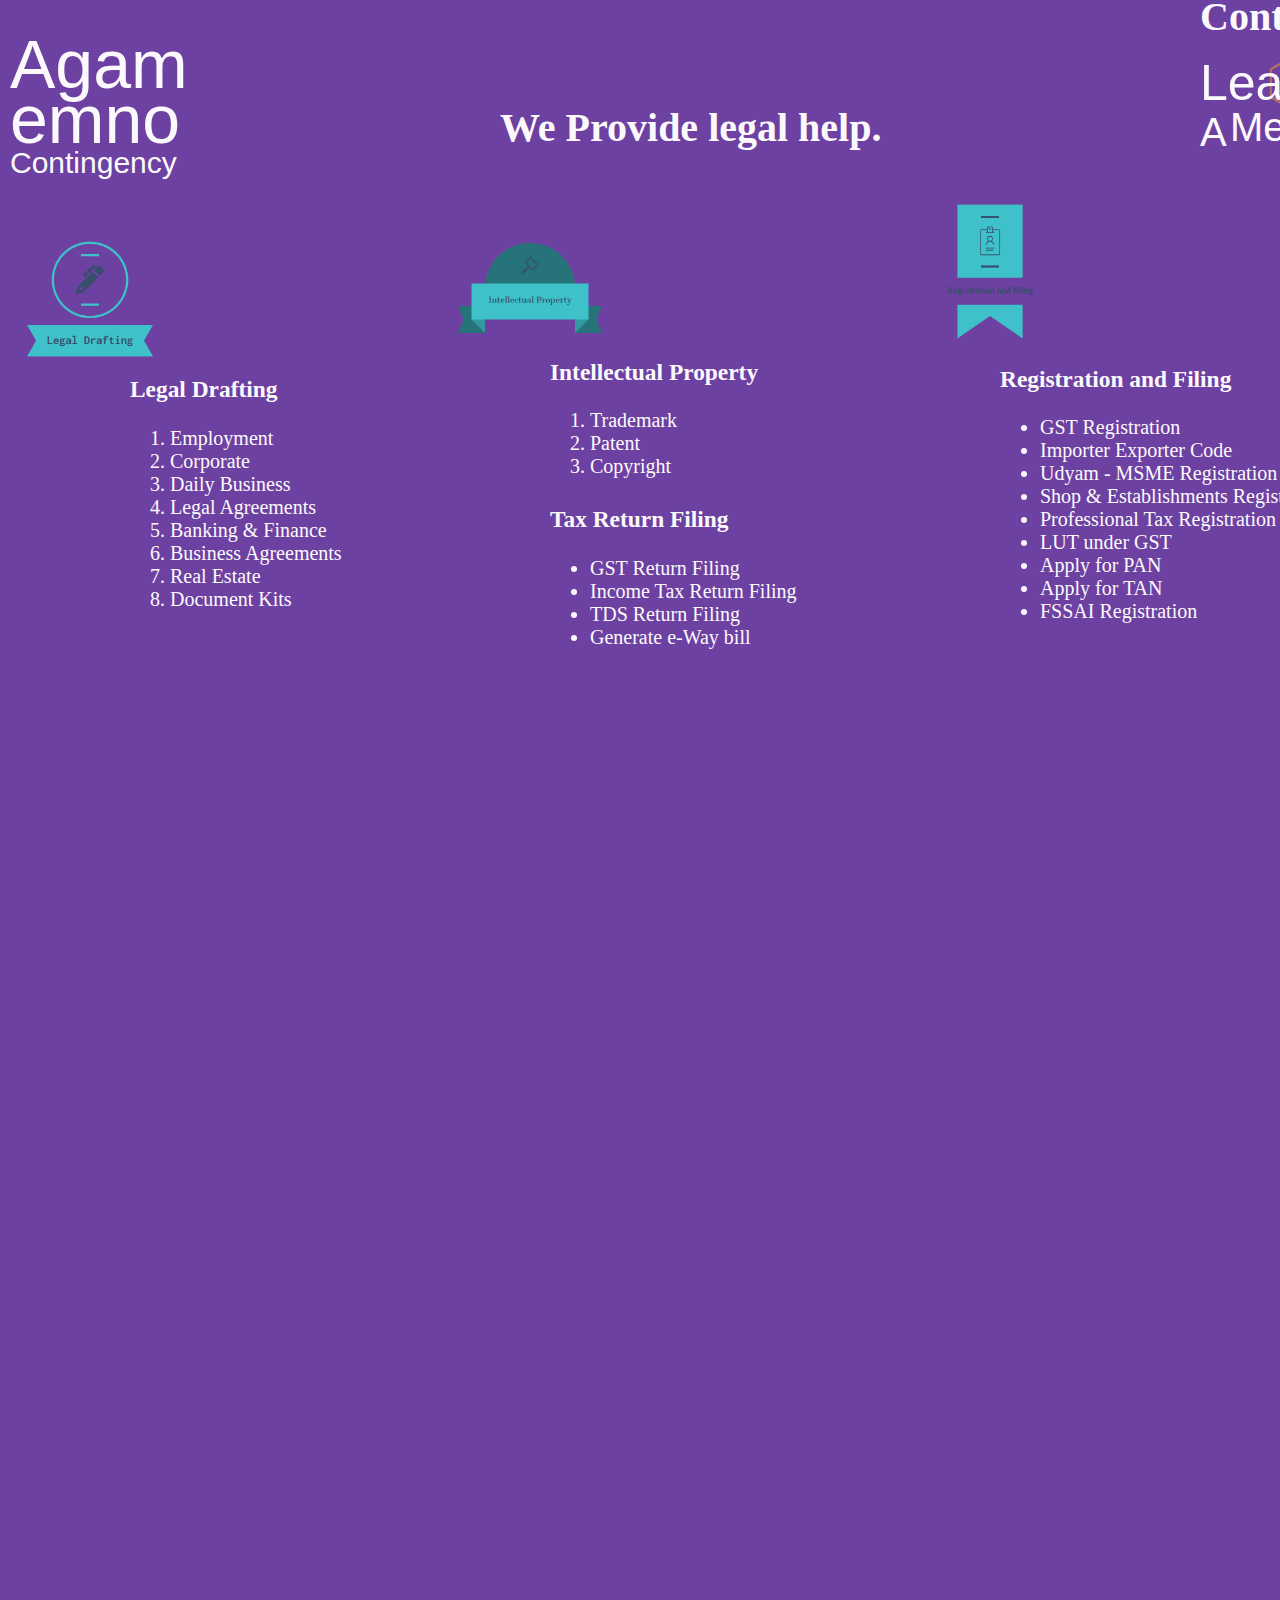
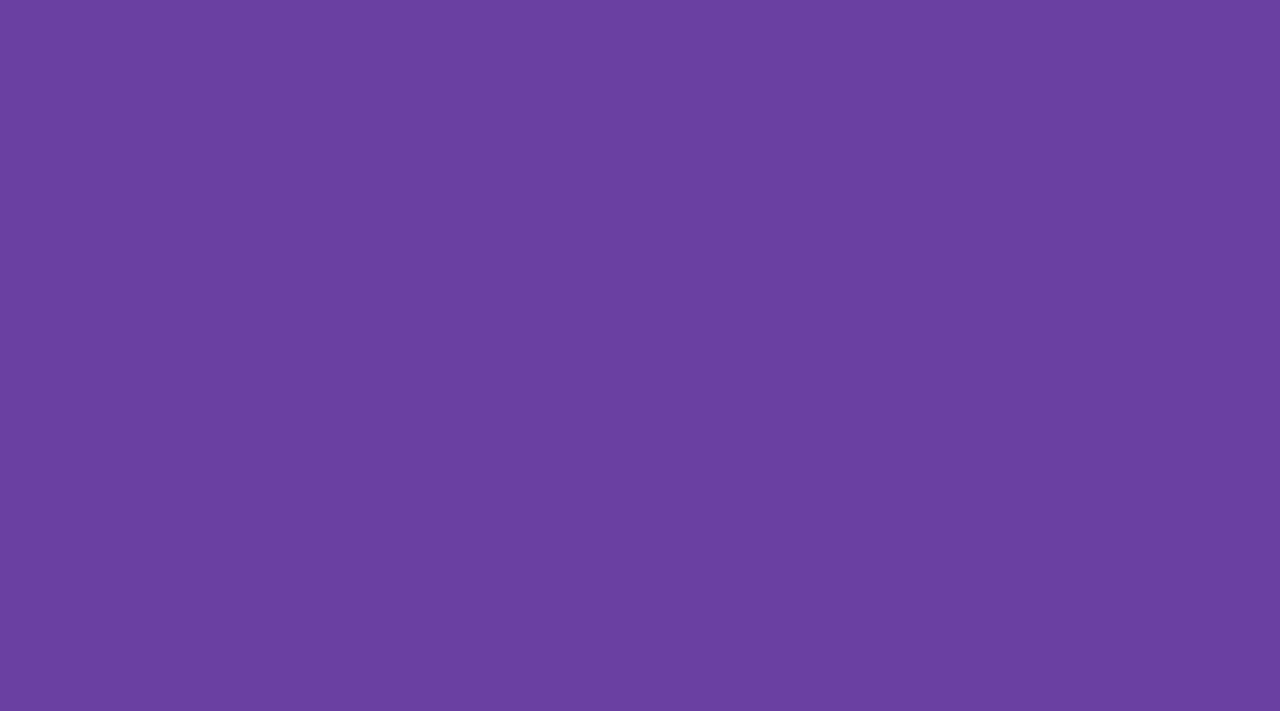
<file: index.html>
<!DOCTYPE html>
<html lang="en">
<head>
    <title>Agamemno Contingency</title>
    <link rel="stylesheet" type="text/css" href="style.css"> 
</head>
<body>


        <div class="div3">Agam</div>
        <div class="div2">emno</div>
        <div class="position2">Contingency</div>

        <center>
            <a href="form.html"><img class="image3" src="mail.png" width="180px" height="180px"></a>
            
        </center>
        <a>
        <div class="mes1">Leave</div>
        <div class="mes2">Us</div>
        <div class="mes3">A</div>
        <div class="mes4">Message</div>
    </a>
    

<div class ="div6">
    <h1><br>
    We Provide legal help.
    </h1>
    
</div>
<a href="form.html"style="text-decoration: none" >
<div class="di">
    <h1>Contact Us:</h1>
</div>
</a>
<style>
    .inter{
        color: #fcf9fc;
        position: relative;
        font-size: 20px;
        top: -700px;
        left: 550px;
    }
    .register{
        color: #fcf9fc;
        position: relative;
        font-size: 20px;
        top: -1040px;
        left: 1000px;
    }
    .draft{
        color: #fcf9fc;
        font-size: 20px;
        position: relative;
        top: -1680px;
        left: 130px;
    }
    .image{
        position: relative;
        top: -1640px;
        left: -550px;
    }
    .image1{
        position: relative;
        top: -1000px;
        left: -110px;
    }
    .image2{
        position: relative;
        top: -670px;
        left: 350px;
    }
    .image3{
        position: relative;
        top: -180px;
        left: 655px;
    }
    .dv{
        color: #fcf9fc;
        position: relative;
        font-size: 20px;
        top: -1180px;
        left: 550px;
    }
</style>
<center>
    <a href="regit.html"><img class="image2" src="logo7.png" width="180px" height="180px" left="10px"></a>
    
</center>
    <div class="inter">
      
        <p>
            <h3>Intellectual Property</h3>
            <ol>
                <li>Trademark </li>
                <li>Patent</li>
                <li>Copyright</li>
            </ol>
        </p>
        </div>
        <center>
            <a href="Int.html"><img class="image1" src="logo6.png" width="180px" height="180px" left="10px"></a>
            
        </center>
    <div class="register">
        <p> 
            <h3> Registration and Filing </h3>
            <ul>
                <li>GST Registration</li>
                <li>Importer Exporter Code</li>
                <li>Udyam - MSME Registration</li>
                <li>Shop & Establishments Registration</li>
                <li>Professional Tax Registration</li>
                <li>LUT under GST</li>
                <li>Apply for PAN</li>
                <li>Apply for TAN</li>
                <li>FSSAI Registration</li>
            </ul>
        </p>
        </div>
        <div class="dv">
        <p>
            <h3>Tax Return Filing</h3>
            <ul>
                <li>GST Return Filing</li>
                <li>Income Tax Return Filing</li>
                <li>TDS Return Filing</li>
                <li>Generate e-Way bill</li>
                
            </ul>
        </p>
        </div>
        </div>
        
        <center>
            <a href="legal.html"><img class="image" src="logo5.png" width="180px" height="180px" left="10px"></a>
            
        </center>


    <div class="draft">
        
       
        <p>
            <h3> Legal Drafting </h3>
        <ol>
            <li>Employment</li>
            <li>Corporate</li>
            <li>Daily Business</li>
            <li>Legal Agreements</li>
            <li>Banking & Finance</li>
            <li>Business Agreements</li>
            <li>Real Estate</li>
            <li>Document Kits</li>
        </ol>
        </p>
        
    

</div>
</file>
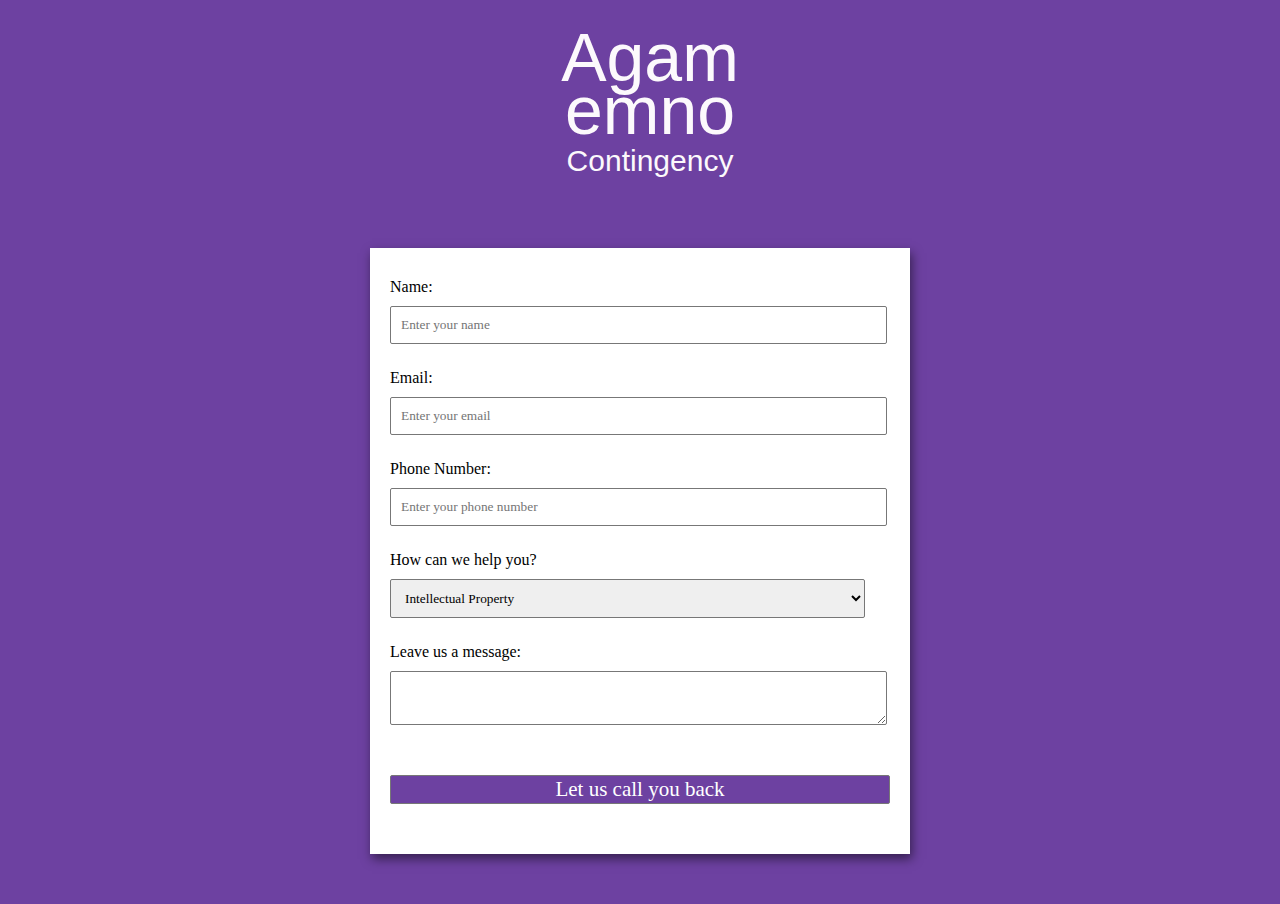
<file: form.html>
<!DOCTYPE html>
<html lang="en">
<head>
    <meta charset="UTF-8">
    <meta http-equiv="X-UA-Compatible"
          content="IE=edge">
    <meta name="viewport"
          content="width=device-width, initial-scale=1.0">
    <title>
        Agamemno Contingency
    </title>
 
    <style>
 
        /* Styling the Body element i.e. Color,
        Font, Alignment */
        body {
            background-color: #6D41A1;
            font-family: Verdana;
            text-align: center;
        }
 
        /* Styling the Form (Color, Padding, Shadow) */
        form {
            background-color: #fff;
            max-width: 500px;
            margin: 50px auto;
            padding: 30px 20px;
            box-shadow: 2px 5px 10px rgba(0, 0, 0, 0.5);
        }
 
        /* Styling form-control Class */
        .form-control {
            text-align: left;
            margin-bottom: 25px;
        }
 
        /* Styling form-control Label */
        .form-control label {
            display: block;
            margin-bottom: 10px;
        }
 
        /* Styling form-control input,
        select, textarea */
        .form-control input,
        .form-control select,
        .form-control textarea {
            border: 1px solid #777;
            border-radius: 2px;
            font-family: inherit;
            padding: 10px;
            display: block;
            width: 95%;
        }
 
        /* Styling form-control Radio
        button and Checkbox */
        .form-control input[type="radio"],
        .form-control input[type="checkbox"] {
            display: inline-block;
            width: auto;
        }
 
        /* Styling Button */
        button {
            background-color: #6D41A1;
            border: 1px solid #777;
            border-radius: 2px;
            font-family: inherit;
            font-size: 21px;
            display: block;
            width: 100%;
            margin-top: 50px;
            margin-bottom: 20px;
            color:#fff
        }

        .color{
          color:#fff
        }
        text{
          color: #fff;
        }
        .position2 {
        position:relative;
        left:10px;
        top: -20px;
        color: #fcf9fc;
        font-size: 30px;
        font-family:Impact, Haettenschweiler, 'Arial Narrow Bold', sans-serif
    }
    .div2{
        position:relative;
        left:10px;
        top: -15px;
        color: #fcf9fc;
        font-size: 68px;
        font-family:Impact, Haettenschweiler, 'Arial Narrow Bold', sans-serif
    }
    .div3{
        position:relative;
        left:10px;
        top: 10px;
        color: #fcf9fc;
        font-size: 68px;
        font-family:Impact, Haettenschweiler, 'Arial Narrow Bold', sans-serif
    }
    </style>
</head>
  
<body>
  <div class="div3">Agam</div>
  <div class="div2">emno</div>
  <div class="position2">Contingency</div>
  
    <!-- Create Form -->
    <form id="form" action="mailto:shividwi1009@gmail.com" method="post" enctype="text/plain">
 
        <!-- Details -->
        <div class="form-control">
            <label for="name" id="label-name">
                Name:
            </label>
 
            <!-- Input Type Text -->
            <input type="text"
                   id="name"
                   placeholder="Enter your name" />
        </div>
  
        <div class="form-control">
            <label for="email" id="label-email">
                Email:
            </label>
 
            <!-- Input Type Email-->
            <input type="email"
                   id="email"
                   placeholder="Enter your email" />
        </div>

        <div class="form-control">
          <label for="name" id="label-name">
              Phone Number:
          </label>

          <!-- Input Type Text -->
          <input type="text"
                 id="phone number"
                 placeholder="Enter your phone number" />
      </div>
  
        
  
        <div class="form-control">
            <label for="role" id="label-role">
                How can we help you?
            </label>
             
            <!-- Dropdown options -->
            <select name="role" id="role">
                <option value="Intellectual Property">Intellectual Property</option>
                <option value="Registration and Filing">Registration and Filing</option>
                <option value="Tax Return Filing">
                  Tax Return Filing
                </option>
                <option value="Legal Drafting">
                  Legal Drafting
                </option>
                <option value="other">Other</option>
            </select>
        </div>
  
        
  
      
  
        <div class="form-control">
            <label for="comment">
                Leave us a message:
            </label>
 
            <!-- multi-line text input control -->
            <textarea name="message" id="message"
                placeholder="Leave your message">
            </textarea>
        </div>
  
        <!-- Multi-line Text Input Control -->
        <button type="submit" value="send" onclick="Alert()">
            Let us call you back
        </button>
        <script>
            function Alert() {
              alert("We will call you back");
            }
            </script>
    </form>
</body>
</html>
</file>
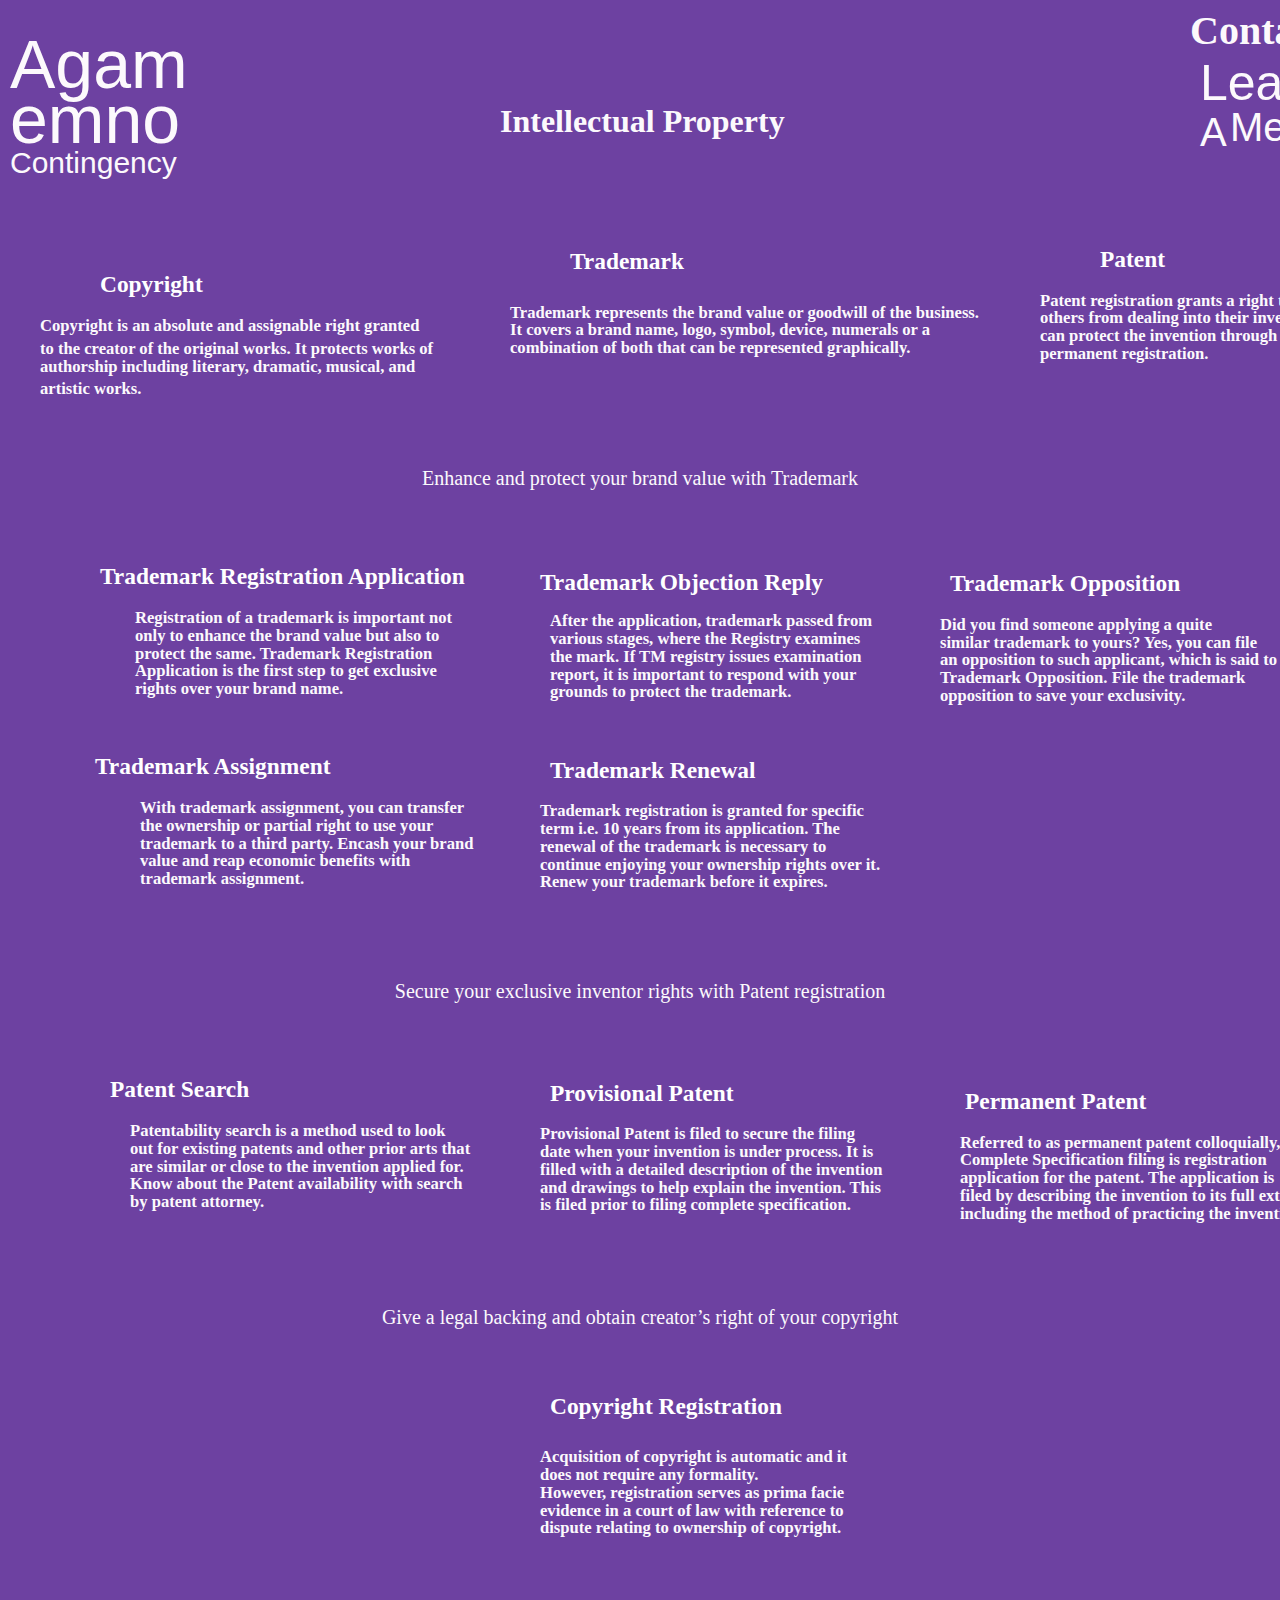
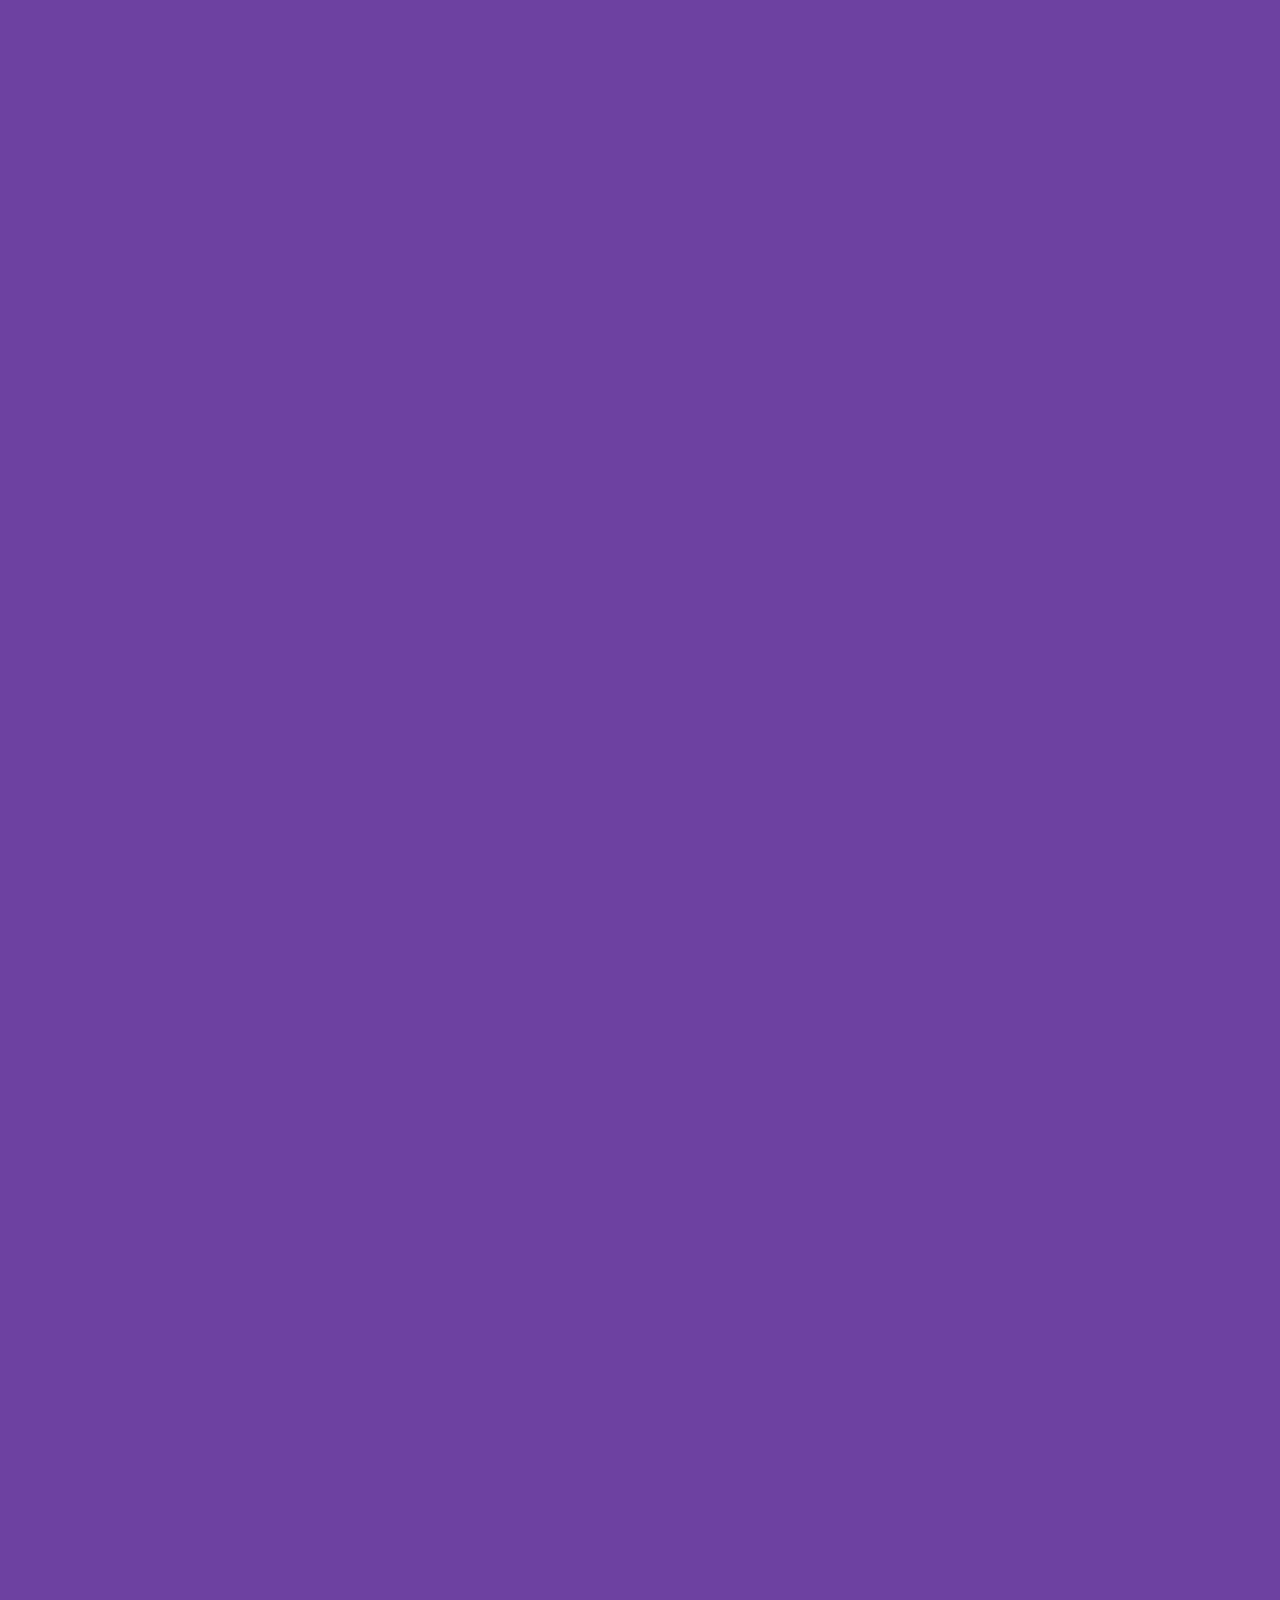
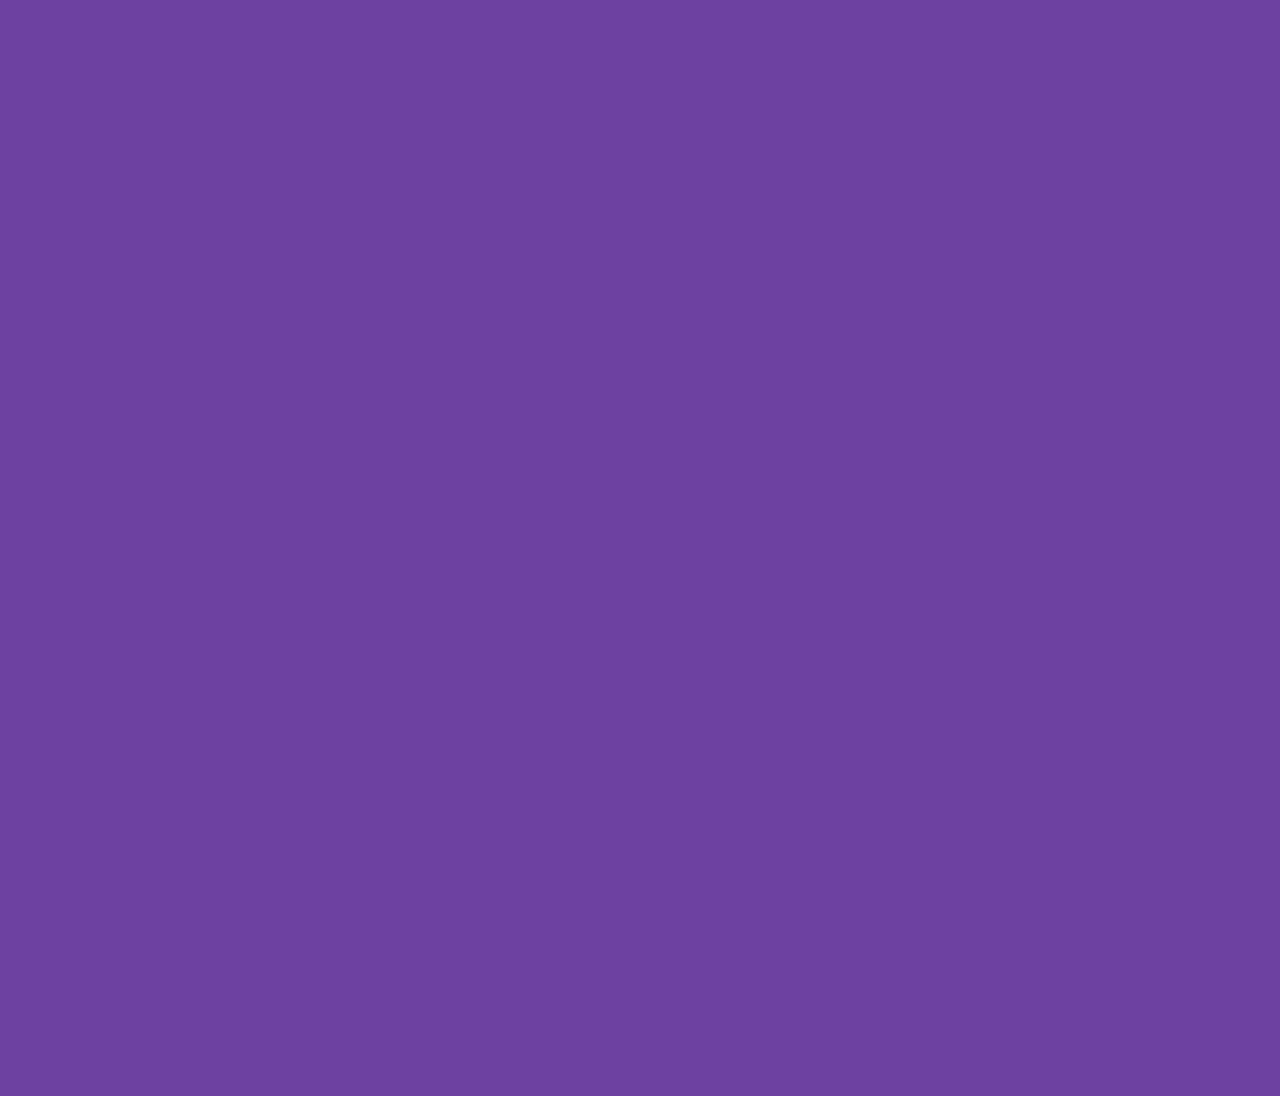
<file: Int.html>
<!DOCTYPE html>
<html lang="en">
<head>
    <title>Intellectual Property</title>
    <link rel="stylesheet" type="text/css" href="style.css"> 
</head>
<body>


        <div class="div3">Agam</div>
        <div class="div2">emno</div>
        <div class="position2">Contingency</div>

       

        
    
        
        <img class="mail" src="mail.png" width="180px" height="180px"></a>
        <div class="mes1">Leave</div>
        <div class="mes2">Us</div>
        <div class="mes3">A</div>
        <div class="mes4">Message</div>
    
        <a href="form.html"style="text-decoration: none" >
            <div class="li">
                <h1>Contact Us:</h1>
            </div>
            </a>
            
        <style>
            .li{
                color: #fcf9fc;
    position: relative;
    font-size: 20px;
    top: -600px;
    left: 1190px;
            }
            .mail{
        position: relative;
        top: -160px;
        left: 1330px;
    }
              .im1{
                position: relative;
        top: -380px;
        left: 550px;
            }
                  .im4{
        position: relative;
        top: -120px;
        left: 550px;
    }
            .m1{
        position:relative;
        left:1200px;
        top: -200px;
        color: #fcf9fc;
        font-size: 60px;
        font-family:Impact, Haettenschweiler, 'Arial Narrow Bold', sans-serif
    }
    .m2{
        position:relative;
        left:1350px;
        top: -270px;
        color: #fcf9fc;
        font-size: 60px;
        font-family:Impact, Haettenschweiler, 'Arial Narrow Bold', sans-serif
    }
    .m3{
        position:relative;
        left:1200px;
        top: -280px;
        color: #fcf9fc;
        font-size: 50px;
        font-family:Impact, Haettenschweiler, 'Arial Narrow Bold', sans-serif
    }
    .m4{
        position:relative;
        left:1240px;
        top: -340px;
        color: #fcf9fc;
        font-size: 50px;
        font-family:Impact, Haettenschweiler, 'Arial Narrow Bold', sans-serif
    }
            .y6{
                position: relative;
                top: -980px;
                left:450px;
            }
            .y5{
                position: relative;
                top: -1110px;
                left:400px;
            }
            .y4{
                position: relative;
                top: -1080px;
                left:400px;
            }
            .y3{
                position: relative;
                top: -1050px;
                left:400px;
            }
            .y2{
                position: relative;
                top: -1020px;
                left:400px;
            }
            .y1{
                position: relative;
                top: -990px;
                left:400px;
            }
            .c1{
                position: relative;
                top: -1010px;
                left:-10px;
            }
            .c2{
                position: relative;
                top: -1040px;
                left:-10px;
            }
            .c3{
                position: relative;
                top: -1070px;
                left:-10px;
            }
            .c4{
                position: relative;
                top: -1100px;
                left:-10px;
            }
            .c5{
                position: relative;
                top: -1130px;
                left:-10px;
            }
            .c6{
                position: relative;
                top: -1000px;
                left:10px;
            }
            .g1{
            position: relative;
                top: -1300px;
                left:400px;
            }
            .g2{
position: relative;
                top: -1330px;
                left:400px;
            }
            .g3{
position: relative;
                top: -1360px;
                left:400px;
            }
            .g4{
position: relative;
                top: -1390px;
                left:400px;
            }
            .g5{
position: relative;
                top: -1420px;
                left:400px;
            }
            .g6{
position: relative;
                top: -1290px;
                left:450px;
            }
            .r1{
position: relative;
                top: -1585px;
                left:820px;
            }
            .r2{
position: relative;
                top: -1615px;
                left:820px;
            }
            .r3{
position: relative;
                top: -1645px;
                left:820px;
            }
            .r4{
position: relative;
                top: -1675px;
                left:820px;
            }
            .r5{
position: relative;
                top: -1705px;
                left:820px;
            }
            .r6{
position: relative;
                top: -1575px;
                left:865px;
            }

            .text{
    color: #fcf9fc;
    position: relative;
    font-size: 20px;
    top: -1050px;
    left: -100px;
    font-family:cursive
}
.ext{
    color: #fcf9fc;
    position: relative;
    font-size: 20px;
    top: -1650px;
    left: -100px;
    font-family: cursive;
}

.u6{
position: relative;
                top: -1610px;
                left:450px;
            }
            .u5{
position: relative;
                top: -1730px;
                left:400px;
            }
            .u4{
position: relative;
                top: -1700px;
                left:400px;
            }
            .u3{
position: relative;
                top: -1670px;
                left:400px;
            }
            .u2{
position: relative;
                top: -1640px;
                left:400px;
            }
            .u1{
position: relative;
                top: -1610px;
                left:400px;
            }

        </style>
    

<div class ="int">
    <h1><br>
        Intellectual Property
    </h1>
</div>
    <div class="div10">
    <a href="form.html" style="text-decoration: none"><h3> Trademark </h3></a>
        <p>
            
            <ol>
            <h5 class="h5">Trademark represents the brand value or goodwill of the business.</h5>
            <h5 class="h4">It covers a brand name, logo, symbol, device, numerals or a 
            </h5>
            <h5 class="h3">combination of both that can be represented graphically.</h5>
                
            </ol>
        </p>
        </div>
    <div class="patent">
        <a href="form.html" style="text-decoration: none"><h3> Patent </h3></a>
        <p> 
            
            <ul>
                <h5 class="h2">Patent registration grants a right to inventor(s) to stop</h5>
                <h5 class="h6">others from dealing into their inventions. The inventor</h5>
                <h5 class="h7">can protect the invention through provisional and  </h5>
                <h5 class="h8">permanent registration.</h5>
            </ul>
        </p>
        
        </div>
    <div class="copyright">
        <a href="form.html" style="text-decoration: none"><h3> Copyright </h3></a>
        <p>
            
        <ol>
           <h5 class="ch1">Copyright is an absolute and assignable right granted</h5>
           <h5 class="ch2">to the creator of the original works. It protects works of</h5>
           <h5 class="ch3">authorship including literary, dramatic, musical, and</h5>
           <h5 class="ch4">artistic works.</h5>
        </ol>
        </p>
        <div><p class="Text">Enhance and protect your brand value with Trademark</p></div>
        <div >
            <a href="form.html" style="text-decoration: none"><h3> Trademark Registration Application </h3></a>
            <p>
                <ol>
                    <h5 class="t1">Registration of a trademark is important not</h5>
                    <h5 class="t2">only to enhance the brand value but also to</h5>
                    <h5 class="t3">protect the same. Trademark Registration</h5>
                    <h5 class="t4">Application is the first step to get exclusive</h5>
                    <h5 class="t5">rights over your brand name.</h5>
                </ol>
            </p>
            </div>

            <div >
            <a href="form.html" style="text-decoration: none"><h3 class="p6"> Trademark Objection Reply </h3></a>
                 <p>
                     <ol>
                         <h5 class="p1">After the application, trademark passed from</h5>
                         <h5 class="p2">various stages, where the Registry examines</h5>
                         <h5 class="p3">the mark. If TM registry issues examination</h5>
                         <h5 class="p4">report, it is important to respond with your</h5>
                         <h5 class="p5">grounds to protect the trademark.</h5>
                     </ol>
                 </p>
                 </div>
                 <div >
            <a href="form.html" style="text-decoration: none"><h3 class="o6">Trademark Opposition</h3></a>
                     <p>
                         <ol>
                             <h5 class="o1">Did you find someone applying a quite  </h5>
                             <h5 class="o2">similar trademark to yours? Yes, you can file </h5>
                             <h5 class="o3">an opposition to such applicant, which is said to be</h5>
                             <h5 class="o4">Trademark Opposition. File the trademark</h5>
                             <h5 class="o5">opposition to save your exclusivity.</h5>
                         </ol>
                     </p>
                     </div>
                     <div >
                        <a href="form.html" style="text-decoration: none"><h3 class="k6">Trademark Assignment</h3></a>
                         <p>
                             <ol>
                                 <h5 class="k1">With trademark assignment, you can transfer</h5>
                                 <h5 class="k2">the ownership or partial right to use your</h5>
                                 <h5 class="k3">trademark to a third party. Encash your brand</h5>
                                 <h5 class="k4">value and reap economic benefits with</h5>
                                 <h5 class="k5">trademark assignment.</h5>
                             </ol>
                         </p>
                         </div>
                         <div >
        <a href="form.html" style="text-decoration: none"><h3 class="y6">Trademark Renewal</h3></a>
                             <p>
                                 <ol>
                                     <h5 class="y1">Trademark registration is granted for specific</h5>
                                     <h5 class="y2">term i.e. 10 years from its application. The</h5>
                                     <h5 class="y3">renewal of the trademark is necessary to</h5>
                                     <h5 class="y4">continue enjoying your ownership rights over it.</h5>
                                     <h5 class="y5">Renew your trademark before it expires.</h5>
                                 </ol>
                             </p>
                             </div>
    <div><p class="text">Secure your exclusive inventor rights with Patent registration</p></div>
    <div>
        <a href="form.html" style="text-decoration: none"><h3 class="c6">Patent Search</h3></a>
                             <p>
                                 <ol>
        <h5 class="c1">Patentability search is a method used to look</h5>
        <h5 class="c2">out for existing patents and other prior arts that</h5>
        <h5 class="c3">are similar or close to the invention applied for.</h5>
        <h5 class="c4">Know about the Patent availability with search</h5>
        <h5 class="c5">by patent attorney.</h5>
                                 </ol>
                             </p>
    </div>

    <div>
        <a href="form.html" style="text-decoration: none"><h3 class="g6">Provisional Patent</h3></a>
        
                             <p>
                                 <ol>
        <h5 class="g1">Provisional Patent is filed to secure the filing</h5>
        <h5 class="g2">date when your invention is under process. It is</h5>
        <h5 class="g3">filled with a detailed description of the invention</h5>
        <h5 class="g4">and drawings to help explain the invention. This</h5>
        <h5 class="g5">is filed prior to filing complete specification.</h5>
                                 </ol>
                             </p>
    </div>
    <div>
        <a href="form.html" style="text-decoration: none"> <h3 class="r6">Permanent Patent</h3></a>
       
                             <p>
                                 <ol>
        <h5 class="r1">Referred to as permanent patent colloquially,</h5>
        <h5 class="r2">Complete Specification filing is registration</h5>
        <h5 class="r3">application for the patent. The application is</h5>
        <h5 class="r4">filed by describing the invention to its full extent</h5>
        <h5 class="r5">including the method of practicing the invention.</h5>
                                 </ol>
                             </p>
    </div>
    <div><p class="ext">Give a legal backing and obtain creator’s right of your copyright</p></div>
    <div>
        <a href="form.html" style="text-decoration: none"><h3 class="u6">Copyright Registration
        </h3></a>
        
                             <p>
                                 <ol>
        <h5 class="u1">Acquisition of copyright is automatic and it</h5>
        <h5 class="u2">does not require any formality.</h5>
        <h5 class="u3">However, registration serves as prima facie</h5>
        <h5 class="u4">evidence in a court of law with reference to</h5>
        <h5 class="u5">dispute relating to ownership of copyright.</h5>
                                 </ol>
                             </p>
    </div>
</div>
</file>
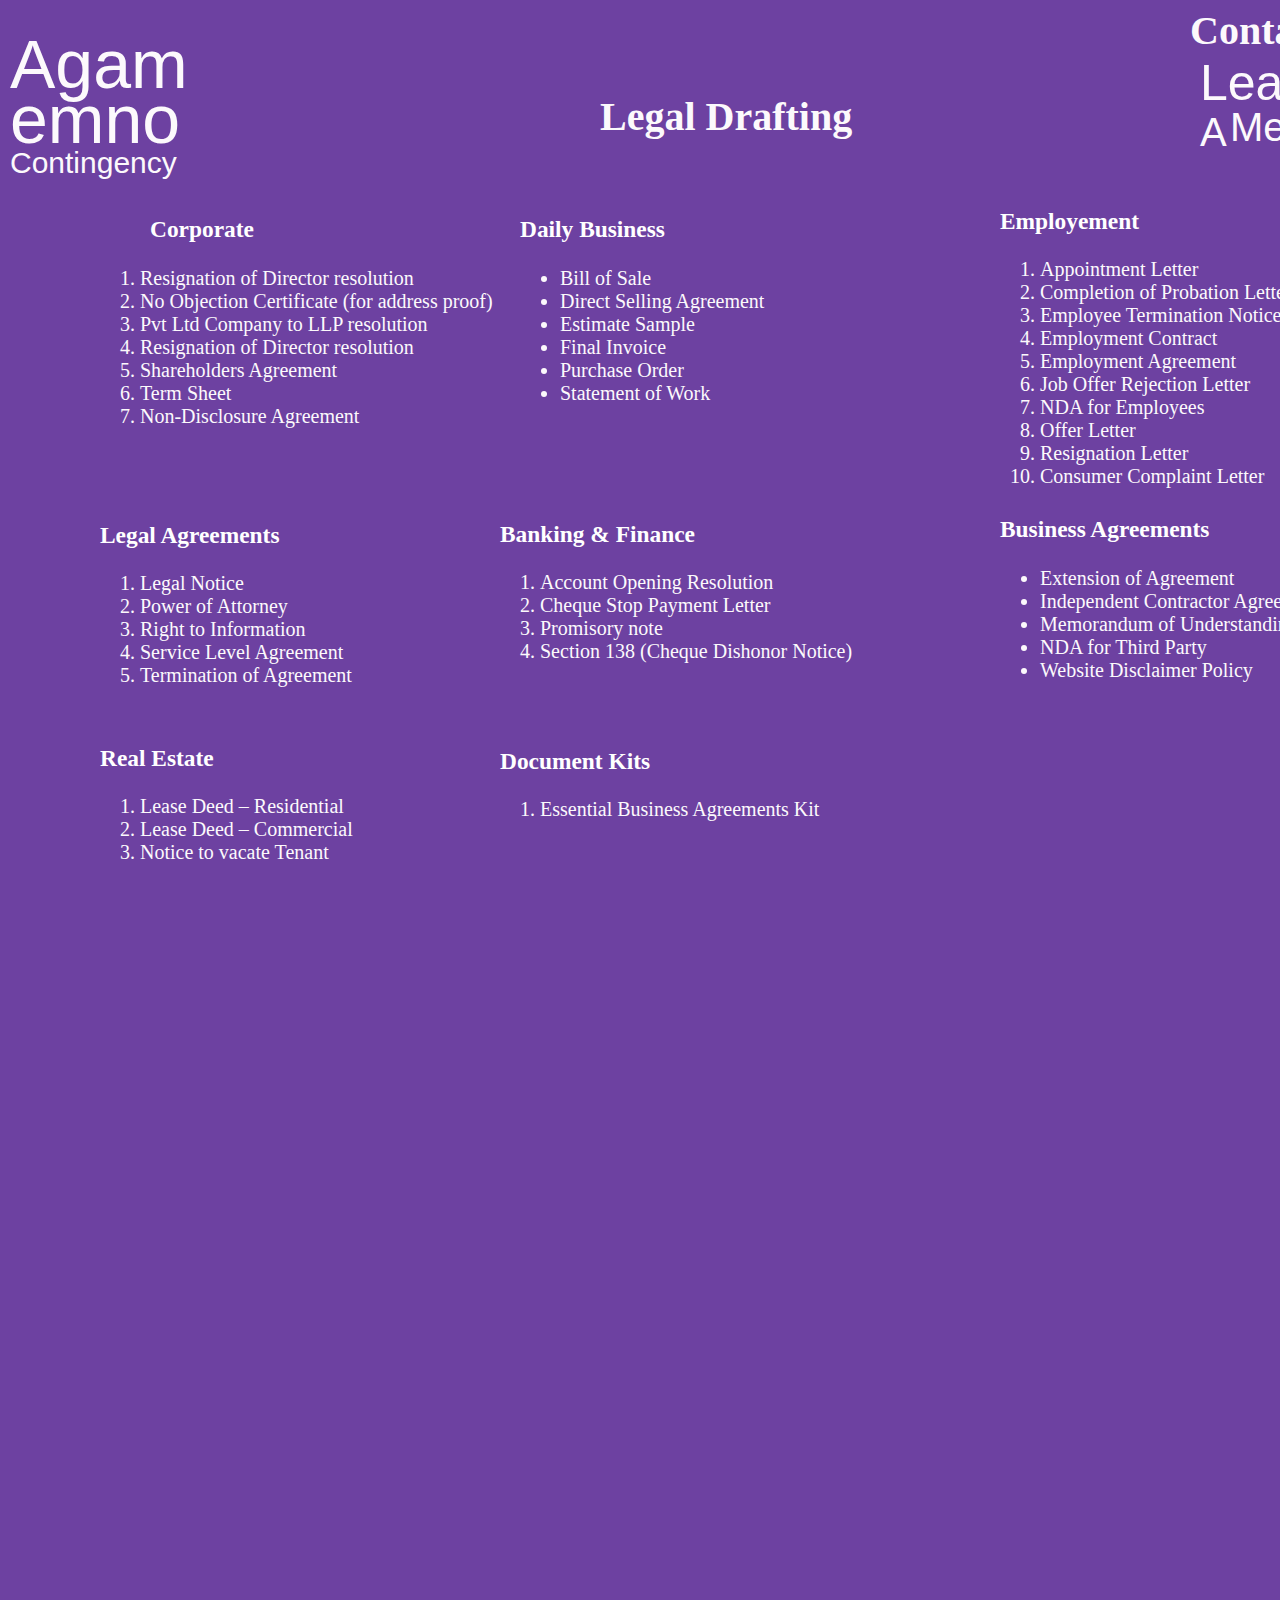
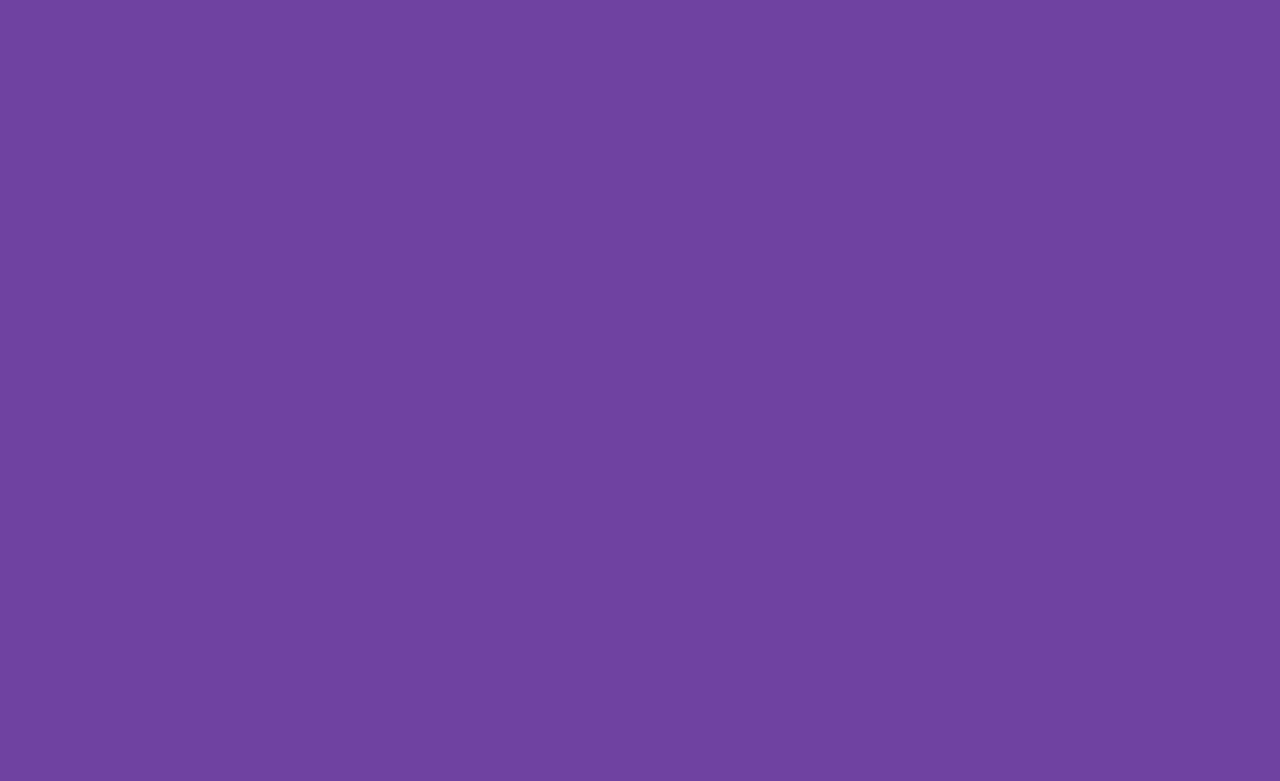
<file: legal.html>
<!DOCTYPE html>
<html lang="en">
<head>
    <title>Legal Drafting</title>
    <link rel="stylesheet" type="text/css" href="style.css"> 
</head>
<body>


        <div class="div3">Agam</div>
        <div class="div2">emno</div>
        <div class="position2">Contingency</div>


        <img class="mg3" src="mail.png" width="180px" height="180px"></a>
    
        
        <a>
        <div class="mes1">Leave</div>
        <div class="mes2">Us</div>
        <div class="mes3">A</div>
        <div class="mes4">Message</div>
    
        <a href="form.html"style="text-decoration: none" >
            <div class="cont">
                <h1>Contact Us:</h1>
            </div>
            </a>

<div class ="d6">
    <h1><br>
    Legal Drafting
    </h1>
    
</div>


    <div class="div4">
        <a href="form.html" style="text-decoration: none"><h3 class="cor">Corporate
        </h3></a>
        <p>
            <ol>
                <li>Resignation of Director resolution </li>
                <li>No Objection Certificate (for address proof)</li>
                <li>Pvt Ltd Company to LLP resolution</li>
                <li>Resignation of Director resolution</li>
                <li>Shareholders Agreement</li>
                <li>Term Sheet</li>
                <li>Non-Disclosure Agreement</li>
            </ol>
        </p>
        </div>
    <div class="div5">
        <a href="form.html" style="text-decoration: none"> <h3> Daily Business </h3></a>
        <p> 
           
            <ul>
                <li>Bill of Sale</li>
                <li>Direct Selling Agreement</li>
                <li>Estimate Sample</li>
                <li>Final Invoice</li>
                <li>Purchase Order</li>
                <li>Statement of Work</li>
                
            </ul>
        </p>
       
        </div>
    <div class="div">
        <a href="form.html" style="text-decoration: none"><h3> Employement </h3></a>
        <p>
            
        <ol>
            <li>Appointment Letter</li>
            <li>Completion of Probation Letter</li>
            <li>Employee Termination Notice</li>
            <li>Employment Contract</li>
            <li>Employment Agreement</li>
            <li>Job Offer Rejection Letter</li>
            <li>NDA for Employees</li>
            <li>Offer Letter</li>
            <li>Resignation Letter</li>
            <li>Consumer Complaint Letter</li>
        </ol>
        </p>
        
    

</div>

<div class="Agreement">
    <a href="form.html" style="text-decoration: none"> <h3> Legal Agreements </h3>
        </a>
    <ol>
        <li>Legal Notice</li>
        <li>Power of Attorney</li>
        <li>Right to Information</li>
        <li>Service Level Agreement</li>
        <li>Termination of Agreement</li>
       
    </ol>
    </p>
    
</div>
<style>
.Agreement{
    color: #fcf9fc;
        font-size: 20px;
        position: relative;
        top: -1080px;
        left:100px;
}

.cont{
    color: #fcf9fc;
    position: relative;
    font-size: 20px;
    top: -600px;
    left: 1190px;
 }
    .cor{
        position: relative;
        left: 50px;
    }
    .d{
        color: #fcf9fc;
        position: relative;
        font-size: 20px;
        top: -1270px;
        left: 500px;
    }
    .d2{
        color: #fcf9fc;
        position: relative;
        font-size: 20px;
        top: -1440px;
        left: 1000px;
    }
    .d3{
        color: #fcf9fc;
        position: relative;
        font-size: 20px;
        top: -1400px;
        left: 100px;
    }
    .d4{
        color: #fcf9fc;
        position: relative;
        font-size: 20px;
        top: -1540px;
        left: 500px;
    }
    .d6{
        color: #fcf9fc;
        position: relative;
        font-size: 20px;
        top: -660px;
        left: 600px;
    }
    .m1{
        position:relative;
        left:1200px;
        top: -200px;
        color: #fcf9fc;
        font-size: 60px;
        font-family:Impact, Haettenschweiler, 'Arial Narrow Bold', sans-serif
    }
    .m2{
        position:relative;
        left:1350px;
        top: -270px;
        color: #fcf9fc;
        font-size: 60px;
        font-family:Impact, Haettenschweiler, 'Arial Narrow Bold', sans-serif
    }
    .m3{
        position:relative;
        left:1200px;
        top: -280px;
        color: #fcf9fc;
        font-size: 50px;
        font-family:Impact, Haettenschweiler, 'Arial Narrow Bold', sans-serif
    }
    .m4{
        position:relative;
        left:1240px;
        top: -340px;
        color: #fcf9fc;
        font-size: 50px;
        font-family:Impact, Haettenschweiler, 'Arial Narrow Bold', sans-serif
    }
    .im3{
        position: relative;
        top: -120px;
        left: 550px;
    }
    .mg3{
        position: relative;
        top: -180px;
        left: 1320px;
    }

</style>

<div class="d">
    <a href="form.html" style="text-decoration: none"><h3>Banking & Finance</h3>
    </a>
    <p>
        
        <ol>
            <li>Account Opening Resolution</li>
            <li>Cheque Stop Payment Letter</li>
            <li>Promisory note</li>
            <li>Section 138 (Cheque Dishonor Notice)</li>
        </ol>
    </p>
    </div>

    <div class="d2">
        <a href="form.html" style="text-decoration: none"> <h3> Business Agreements </h3>
        </a>
        <p> 
           
            <ul>
                <li>Extension of Agreement</li>
                <li>Independent Contractor Agreement</li>
                <li>Memorandum of Understanding</li>
                <li>NDA for Third Party</li>
                <li>Website Disclaimer Policy</li>
            </ul>
        </p>
       
        </div>

        <div class="d3">
            <a href="form.html" style="text-decoration: none"><h3> Real Estate </h3>
            </a>
            <p>
                
            <ol>
                <li>Lease Deed – Residential</li>
                <li>Lease Deed – Commercial</li>
                <li>Notice to vacate Tenant</li>
                
               
            </ol>
            </p>
            
        </div>    
        <div class="d4">
            <a href="form.html" style="text-decoration: none"><h3>Document Kits</h3>
            </a>
            <p>
                
                <ol>
                    <li>Essential Business Agreements Kit</li>
                </ol>
            </p>
            </div>
</file>
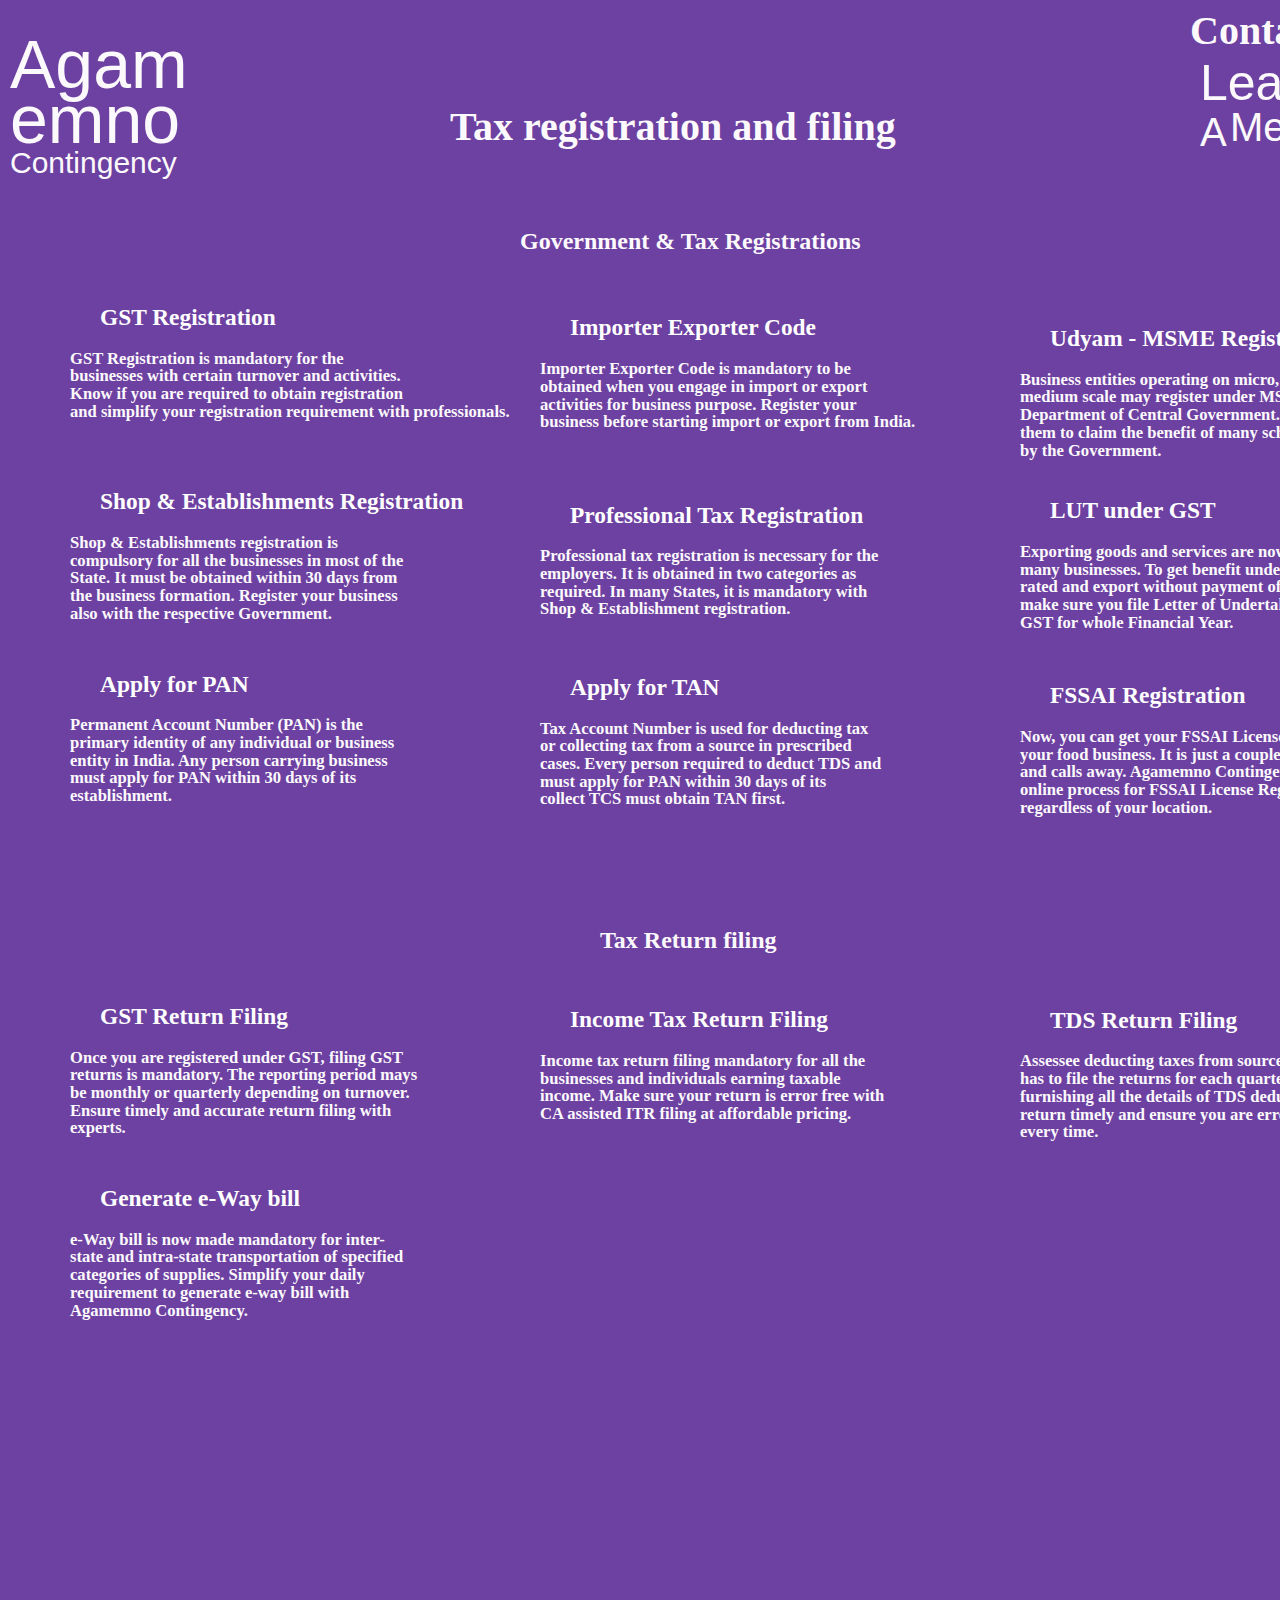
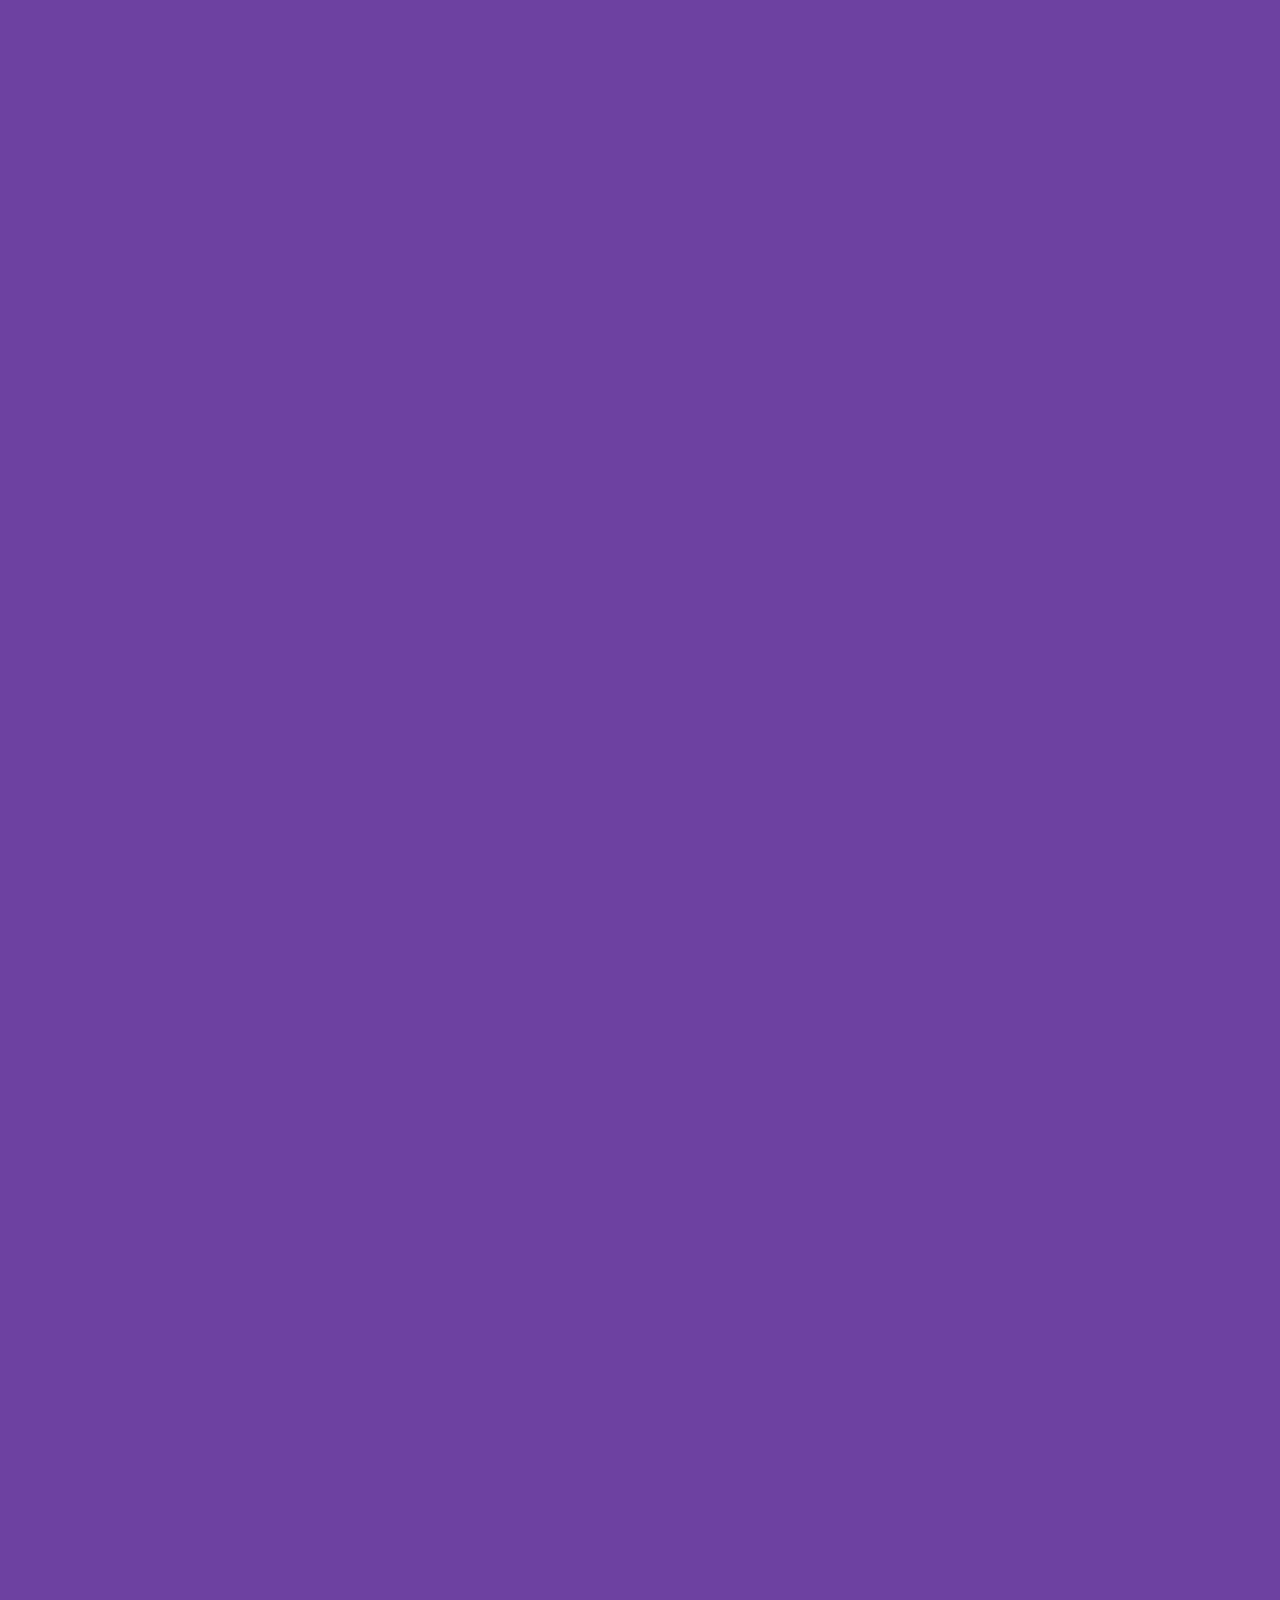
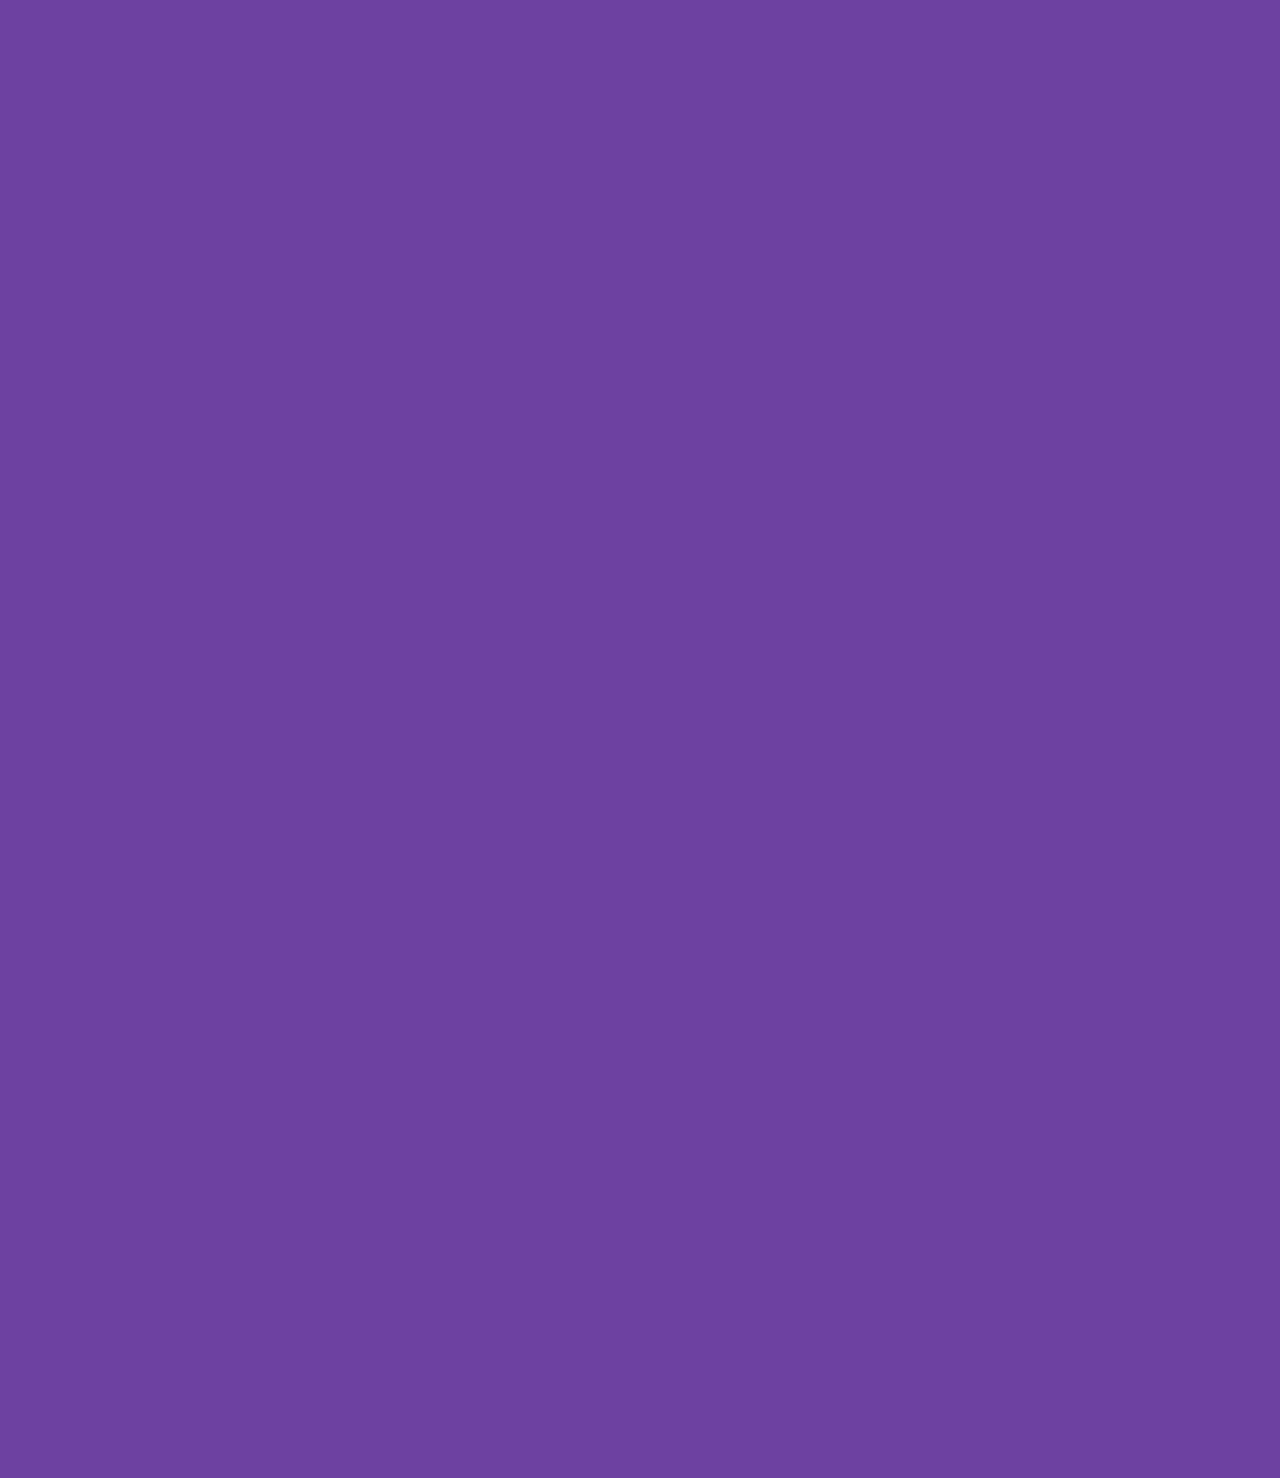
<file: regit.html>
<!DOCTYPE html>
<html>
    <head>
    <title>Tax registration and filing</title>
    <link rel="stylesheet" type="text/css" href="style.css">
</head>
<body>
    <div class="div3">Agam</div>
        <div class="div2">emno</div>
        <div class="position2">Contingency</div>

        <img class="mail" src="mail.png" width="180px" height="180px"></a>
        <div class="mes1">Leave</div>
        <div class="mes2">Us</div>
        <div class="mes3">A</div>
        <div class="mes4">Message</div>
    
        <a href="form.html"style="text-decoration: none" >
            <div class="li">
                <h1>Contact Us:</h1>
            </div>
            </a>
        <div class ="tax">
            <h1><br>
            Tax registration and filing
            </h1>
            
        </div>
        <style>
              .mail{
        position: relative;
        top: -160px;
        left: 1330px;
    }
              .li{
                color: #fcf9fc;
    position: relative;
    font-size: 20px;
    top: -600px;
    left: 1190px;
            }
            .im1{
                position: relative;
        top: -380px;
        left: 550px;
            }
               .m1{
        position:relative;
        left:1200px;
        top: -200px;
        color: #fcf9fc;
        font-size: 60px;
        font-family:Impact, Haettenschweiler, 'Arial Narrow Bold', sans-serif
    }
    .m2{
        position:relative;
        left:1350px;
        top: -270px;
        color: #fcf9fc;
        font-size: 60px;
        font-family:Impact, Haettenschweiler, 'Arial Narrow Bold', sans-serif
    }
    .m3{
        position:relative;
        left:1200px;
        top: -280px;
        color: #fcf9fc;
        font-size: 50px;
        font-family:Impact, Haettenschweiler, 'Arial Narrow Bold', sans-serif
    }
    .m4{
        position:relative;
        left:1240px;
        top: -340px;
        color: #fcf9fc;
        font-size: 50px;
        font-family:Impact, Haettenschweiler, 'Arial Narrow Bold', sans-serif
    }
            .tax{
                color: #fcf9fc;
        position: relative;
        font-size: 20px;
        top: -650px;
        left: 450px;
            }
            .gov{
                color: #fcf9fc;
        position: relative;
        font-size: 12px;
        top: -650px;
        left: 520px; 
            }
            .gov1{
                color: #fcf9fc;
        position: relative;
        font-size: 12px;
        top: -2550px;
        left: 600px; 
            }
            .h6{
                position: relative;
                top: -40px;
                left:-70px;
            }
            .h7{
                position: relative;
                top: -70px;
                left:-70px;
            }
            .h5{
                position: relative;
                top: -10px;
                left:-70px;
            }
            .h8{
                position: relative;
                top: -100px;
                left:-70px;
            }
            .h9{
                position: relative;
                top: -130px;
                left:-70px;
            }
            .l1{
                color: #fcf9fc;
        position: relative;
        font-size: 20px;
        top: -650px;
        left: 100px;
            }
            .l2{
                color: #fcf9fc;
        position: relative;
        font-size: 20px;
        top: -885px;
        left: 570px;
            }
            .l3{
                color: #fcf9fc;
        position: relative;
        font-size: 20px;
        top: -1120px;
        left: 1050px;
            }
            .l4{
                color: #fcf9fc;
        position: relative;
        font-size: 20px;
        top: -1250px;
        left: 100px;
            }
            .l5{
                color: #fcf9fc;
        position: relative;
        font-size: 20px;
        top: -1530px;
        left: 570px;
            }
            .l6{
                color: #fcf9fc;
        position: relative;
        font-size: 20px;
        top: -1780px;
        left: 1050px;
            }
            .l7{
                color: #fcf9fc;
        position: relative;
        font-size: 20px;
        top: -1900px;
        left: 100px;
            }
            .l8{
                color: #fcf9fc;
        position: relative;
        font-size: 20px;
        top: -2190px;
        left: 570px;
            }
            .l9{
                color: #fcf9fc;
        position: relative;
        font-size: 20px;
        top: -2475px;
        left: 1050px;
            }
            .l10{
                color: #fcf9fc;
        position: relative;
        font-size: 20px;
        top: -2550px;
        left: 100px;
            }
            .l11{
                color: #fcf9fc;
        position: relative;
        font-size: 20px;
        top: -2840px;
        left: 570px;
            }
            .l12{
                color: #fcf9fc;
        position: relative;
        font-size: 20px;
        top: -3085px;
        left: 1050px;
            }
            .l13{
                color: #fcf9fc;
        position: relative;
        font-size: 20px;
        top: -3200px;
        left: 100px;
            }
            
        </style>
        <div class ="gov">
            <h1><br>
                Government & Tax Registrations
            </h1>
            
        </div>
        <div class="l1">
            <a href="form.html" style="text-decoration: none"><h3>GST Registration</h3></a>
            <p>
                
                <ol>
                    <h5 class="h5">GST Registration is mandatory for the</h5>
                    <h5 class="h6">businesses with certain turnover and activities.</h5>
                    <h5 class="h7">Know if you are required to obtain registration</h5>
                    <h5 class="h8">and simplify your registration requirement with professionals.</h5>
                </ol>
            </p>
            </div>
            <div class="l2">
                <a href="form.html" style="text-decoration: none"><h3>Importer Exporter Code</h3></a>
                <p>
                    
                    <ol>
                        <h5 class="h5">Importer Exporter Code is mandatory to be</h5>
                        <h5 class="h6">obtained when you engage in import or export</h5>
                        <h5 class="h7">activities for business purpose. Register your</h5>
                        <h5 class="h8">business before starting import or export from India.</h5>
                    </ol>
                </p>
                </div>
                <div class="l3">
                    <a href="form.html" style="text-decoration: none"><h3>Udyam - MSME Registration</h3></a>    
                    <p>
                        
                        <ol>
                            <h5 class="h5">Business entities operating on micro, small or</h5>
                            <h5 class="h6">medium scale may register under MSME</h5>
                            <h5 class="h7">Department of Central Government. It helps</h5>
                            <h5 class="h8">them to claim the benefit of many schemes and subsidies </h5>
                            <h5 class="h9">by the Government.</h5>
                        </ol>
                    </p>
                    </div>
                    <div class="l4">
                        <a href="form.html" style="text-decoration: none"><h3>Shop & Establishments Registration
                        </h3></a>
                        <p>
                            
                            <ol>
                                <h5 class="h5">Shop & Establishments registration is</h5>
                                <h5 class="h6">compulsory for all the businesses in most of the</h5>
                                <h5 class="h7">State. It must be obtained within 30 days from</h5>
                                <h5 class="h8">the business formation. Register your business</h5>
                                <h5 class="h9">also with the respective Government.</h5>
                            </ol>
                        </p>
                        </div>
                        <div class="l5">
                            <a href="form.html" style="text-decoration: none"> <h3>Professional Tax Registration
                            </h3></a>         
                            <p>
                               
                                <ol>
                                    <h5 class="h5">Professional tax registration is necessary for the</h5>
                                    <h5 class="h6">employers. It is obtained in two categories as</h5>
                                    <h5 class="h7">required. In many States, it is mandatory with</h5>
                                    <h5 class="h8">Shop & Establishment registration.</h5>
                                </ol>
                            </p>
                            </div>
                            <div class="l6">
                                <a href="form.html" style="text-decoration: none"> <h3>LUT under GST </h3></a>  
                                <p>
                                    
                                    <ol>
                                        <h5 class="h5">Exporting goods and services are now part of</h5>
                                        <h5 class="h6">many businesses. To get benefit under zero-</h5>
                                        <h5 class="h7">rated and export without payment of taxes,</h5>
                                        <h5 class="h8">make sure you file Letter of Undertaking under</h5>
                                        <h5 class="h9">GST for whole Financial Year.</h5>
                                    </ol>
                                </p>
                                </div>
                                <div class="l7">
                                    <a href="form.html" style="text-decoration: none"><h3>Apply for PAN
                                    </h3></a>
                                    <p>
                                        
                                        <ol>
                                            <h5 class="h5">Permanent Account Number (PAN) is the</h5>
                                            <h5 class="h6">primary identity of any individual or business</h5>
                                            <h5 class="h7">entity in India. Any person carrying business</h5>
                                            <h5 class="h8">must apply for PAN within 30 days of its</h5>
                                            <h5 class="h9">establishment.</h5>
                                        </ol>
                                    </p>
                                    </div>
                                    <div class="l8">
                                        <a href="form.html" style="text-decoration: none"><h3>Apply for TAN

                                        </h3></a>
                                        <p>
                                            <ol>
                                                <h5 class="h5">Tax Account Number is used for deducting tax</h5>
                                                <h5 class="h6">or collecting tax from a source in prescribed</h5>
                                                <h5 class="h7">cases. Every person required to deduct TDS and</h5>
                                                <h5 class="h8">must apply for PAN within 30 days of its</h5>
                                                <h5 class="h9">collect TCS must obtain TAN first.</h5>
                                            </ol>
                                        </p>
                                        </div>
                                        <div class="l9">
                                            <a href="form.html" style="text-decoration: none"><h3>FSSAI Registration</h3></a>
                                            <p>
                                                
                                                <ol>
                                                    <h5 class="h5">Now, you can get your FSSAI License online for</h5>
                                                    <h5 class="h6">your food business. It is just a couple of clicks</h5>
                                                    <h5 class="h7">and calls away. Agamemno Contingency follows a 100%</h5>
                                                    <h5 class="h8">online process for FSSAI License Registration</h5>
                                                    <h5 class="h9">regardless of your location.</h5>
                                                </ol>
                                            </p>
                                            </div>
<div class="gov1"><h1><br>
    Tax Return filing

</h1>
</div>
<div class="l10">
    <a href="form.html" style="text-decoration: none"><h3>GST Return Filing</h3></a>
    <p>
        <ol>
            <h5 class="h5">Once you are registered under GST, filing GST</h5>
            <h5 class="h6">returns is mandatory. The reporting period mays</h5>
            <h5 class="h7">be monthly or quarterly depending on turnover.</h5>
            <h5 class="h8">Ensure timely and accurate return filing with</h5>
            <h5 class="h9">experts.</h5>
        </ol>
    </p>
    </div>
    <div class="l11">
        <a href="form.html" style="text-decoration: none"><h3>Income Tax Return Filing</h3></a>
        <p>
        <p>
            
            <ol>
                <h5 class="h5">Income tax return filing mandatory for all the</h5>
                <h5 class="h6">businesses and individuals earning taxable</h5>
                <h5 class="h7">income. Make sure your return is error free with</h5>
                <h5 class="h8">CA assisted ITR filing at affordable pricing.</h5>
            </ol>
        </p>
        </div>
        <div class="l12">
            <a href="form.html" style="text-decoration: none"><h3>TDS Return Filing</h3></a>
            <p>
            <p>
                <ol>
                    <h5 class="h5">Assessee deducting taxes from source (TDS)</h5>
                    <h5 class="h6">has to file the returns for each quarter by</h5>
                    <h5 class="h7">furnishing all the details of TDS deducted. File</h5>
                    <h5 class="h8">return timely and ensure you are error free</h5>
                    <h5 class="h9">every time.</h5>
                </ol>
            </p>
            </div>      
            <div class="l13">
                <a href="form.html" style="text-decoration: none"><h3>Generate e-Way bill</h3></a>
                <p>
                    
                    <ol>
                        <h5 class="h5">e-Way bill is now made mandatory for inter-</h5>
                        <h5 class="h6">state and intra-state transportation of specified</h5>
                        <h5 class="h7">categories of supplies. Simplify your daily</h5>
                        <h5 class="h8">requirement to generate e-way bill with</h5>
                        <h5 class="h9">Agamemno Contingency.</h5>
                    </ol>
                </p>
                </div>      
   
</body>
</html>
</file>
<file: style.css>
h1 {
    color:#fcf9fc;
    padding-bottom: 25px;
    }

    .position{

        position:relative;
        left:600px;
        top: 300px;
        color: #fcf9fc;
        font-size: 68px;
        font-family:Impact, Haettenschweiler, 'Arial Narrow Bold', sans-serif
    }

    .div3{
        position:relative;
        left:10px;
        top: 25px;
        color: #fcf9fc;
        font-size: 68px;
        font-family:Impact, Haettenschweiler, 'Arial Narrow Bold', sans-serif
    }

    .position2 {
        position:relative;
        left:10px;
        top: -10px;
        color: #fcf9fc;
        font-size: 30px;
        font-family:Impact, Haettenschweiler, 'Arial Narrow Bold', sans-serif
    }


    .div{
        color: #fcf9fc;
        font-size: 20px;
        position: relative;
        top: -1090px;
        left: 1000px;

    }
    .div4{
        color: #fcf9fc;
        position: relative;
        font-size: 20px;
        top: -635px;
        left: 100px;

    }
    .div5{
        color: #fcf9fc;
        position: relative;
        font-size: 20px;
        top: -870px;
        left: 520px;

    }
    .h2{
        position:relative;
        left: -100px;
        top:-10px;
    }
    .h6{
        position:relative;
        left: -100px;
        top: -40px;
    }
    .h7{
        position:relative;
        top: -70px;
        left: -100px;
    }
    .h8{
        position:relative;
        top:-100px;
        left: -100px;
    }
    .h5{
        position:relative;
        left: -100px;

    }
    .h4{
        position:relative;
        left: -100px;
        top: -30px;
    }
    .h3{
        position:relative;
        left: -100px;
        top: -60px;
    }
    .div7{
        color: #fcf9fc;
        position: relative;
        font-size: 20px;
        top: 1px;
        left: 5px;
    }

    .div2{
        position:relative;
        left:10px;
        top: 2px;
        color: #fcf9fc;
        font-size: 68px;
        font-family:Impact, Haettenschweiler, 'Arial Narrow Bold', sans-serif
    }

    .div6{
        color: #fcf9fc;
        position: relative;
        font-size: 20px;
        top: -550px;
        left: 500px;


    }
  
    
  .header{
 background-color:rgb(147, 5, 241);
 display: flex;
 justify-content: space-between;
 color: #990;
  } 


  .grid{
   display: flex;
   flex-wrap: wrap;
   justify-content: space-evenly;
  } 

  .footer{
      display: flex;
      justify-content: space-between;
      background-color: rgb(128,128,128)
  }

  p,h2{
      text-align: center;
      color: rgb(4, 0, 255);
  }
  body{
     background-color: #6d41a1 ;
     margin: 0px;
     padding:0px;
  }
  a:link{
      color: rgba(255, 255, 255, 1);
  }
  a:visited{
      color:rgb(255, 255, 255);
  }
  .menu{
      margin-right: 30px;
  }
  .menu a{
      margin-left: 30px;
  }
  .item{
      position: relative;
  }
  .item p{
      position: absolute;
      top: 30%;
      left: 50%;
      transform:translate(-50%,-50%) ;
      opacity: 0;
  }
  .item:hover p{
opacity: 1;
  }
  .item:hover img{
      opacity: 0.50;
  }
  

/* .origami:hover{ */
/*.origami : mouseover{*/
/*.origami:link{*/
.origami:hover{

    transform: scale(1.2);
}

 .copyright{
    color: #fcf9fc;
    position: relative;
    font-size: 20px;
    top: -1000px;
    left: 100px;
    text-align: left;
 }

 .ch1{
    position:relative;
    top:-10px;
    left: -100px;
 }
 .ch2{
    position:relative;
    top:-35px;
    left: -100px;
 }
 .ch3{
    position:relative;
    top:-65px;
    left: -100px;
 }   
 .ch4{
    position:relative;
    top:-90px;
    left: -100px;
 }     

 .patent{
    color: #fcf9fc;
        position: relative;
        font-size: 20px;
        top: -780px;
        left: 1100px;
 }
 .div10{
    color: #fcf9fc;
        position: relative;
        font-size: 20px;
        top: -580px;
        left: 570px;
 }

 .a{
     padding:15px;
     color: #fcf9fc;
        position: relative;
        font-size: 20px;
        top: -80px;
        left: 200px;

 }
 .di{
    color: #fcf9fc;
    position: relative;
    font-size: 20px;
    top: -760px;
    left: 1200px;
 }

 .dv{
    color: #fcf9fc;
    position: relative;
    font-size: 20px;
    top: -190px;
    left: -500px;
 }
 .mes1{
    position:relative;
        left:1200px;
        top: -320px;
        color: #fcf9fc;
        font-size: 50px;
        font-family:Impact, Haettenschweiler, 'Arial Narrow Bold', sans-serif

 }
 .mes2{
    position:relative;
        left:1330px;
        top: -380px;
        color: #fcf9fc;
        font-size: 50px;
        font-family:Impact, Haettenschweiler, 'Arial Narrow Bold', sans-serif

 }
 .mes3{
    position:relative;
        left:1200px;
        top: -380px;
        color: #fcf9fc;
        font-size: 40px;
        font-family:Impact, Haettenschweiler, 'Arial Narrow Bold', sans-serif

 }
 .mes4{
    position:relative;
        left:1230px;
        top: -430px;
        color: #fcf9fc;
        font-size: 40px;
        font-family:Impact, Haettenschweiler, 'Arial Narrow Bold', sans-serif

 }
.int{
    position: relative;
    top: -640px;
    left:500px;
}
.t1{
    position: relative;
    top: -10px;
    left:-5px;
}

.t2{
    position: relative;
    top: -40px;
    left:-5px;
}
.t3{
    position: relative;
    top: -70px;
    left:-5px;
}
.t4{
    position: relative;
    top: -100px;
    left:-5px;
}
.t5{
    position: relative;
    top: -130px;
    left:-5px;
}
.t6{
    position: relative;
    top: 0px;
    left:-5px;
}
.button{
    background-color: #ffffff;
    position: relative;
    font-family: inherit;
    font-size: 21px;
    top: -150px;
    left:75px;
}

.p1{
    position: relative;
    top: -300px;
    left:410px;
}
.p2{
    position: relative;
    top: -330px;
    left:410px;
}
.p3{
    position: relative;
    top: -360px;
    left:410px;
}
.p4{
    position: relative;
    top: -390px;
    left:410px;
}
.p5{
    position: relative;
    top: -420px;
    left:410px;
}
.p6{
    position: relative;
    top: -288px;
    left:440px;
}
.o1{
    position: relative;
    top: -590px;
    left:800px;
}
.o2{
    position: relative;
    top: -620px;
    left:800px;
}
.o3{
    position: relative;
    top: -650px;
    left:800px;
}
.o4{
    position: relative;
    top: -680px;
    left:800px;
}
.o5{
    position: relative;
    top: -710px;
    left:800px;
}
.o6{
    position: relative;
    top: -580px;
    left:850px;
}

.Text{
    color: #fcf9fc;
    position: relative;
    font-size: 20px;
    top: -50px;
    left: -100px;
    font-family: cursive;
}

.k1{
    position: relative;
    top: -700px;
    left:0px;
}
.k2{
    position: relative;
    top: -730px;
    left:0px;
}
.k3{
    position: relative;
    top: -760px;
    left:0px;
}
.k4{
    position: relative;
    top: -790px;
    left:0px;
}
.k5{
    position: relative;
    top: -820px;
    left:0px;
}
.k6{
    position: relative;
    top: -690px;
    left:-5px;
}
</file>
